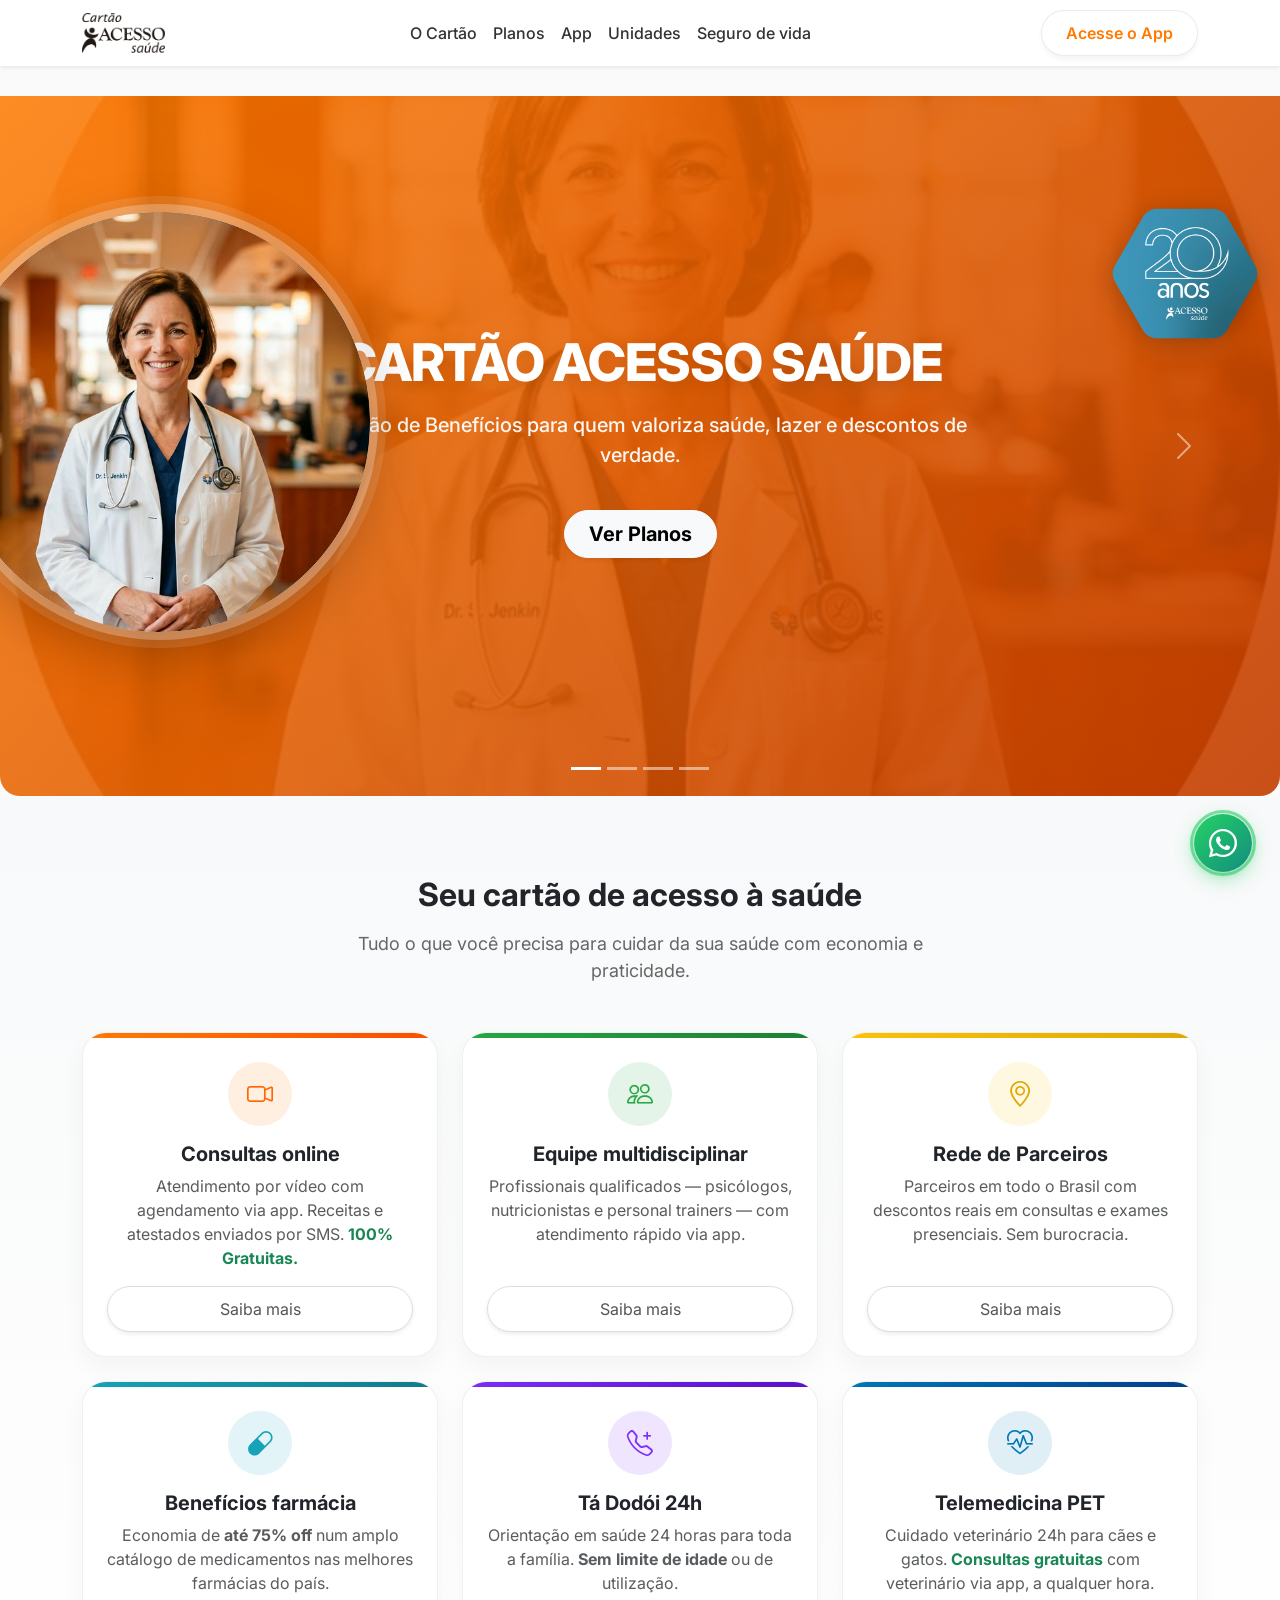
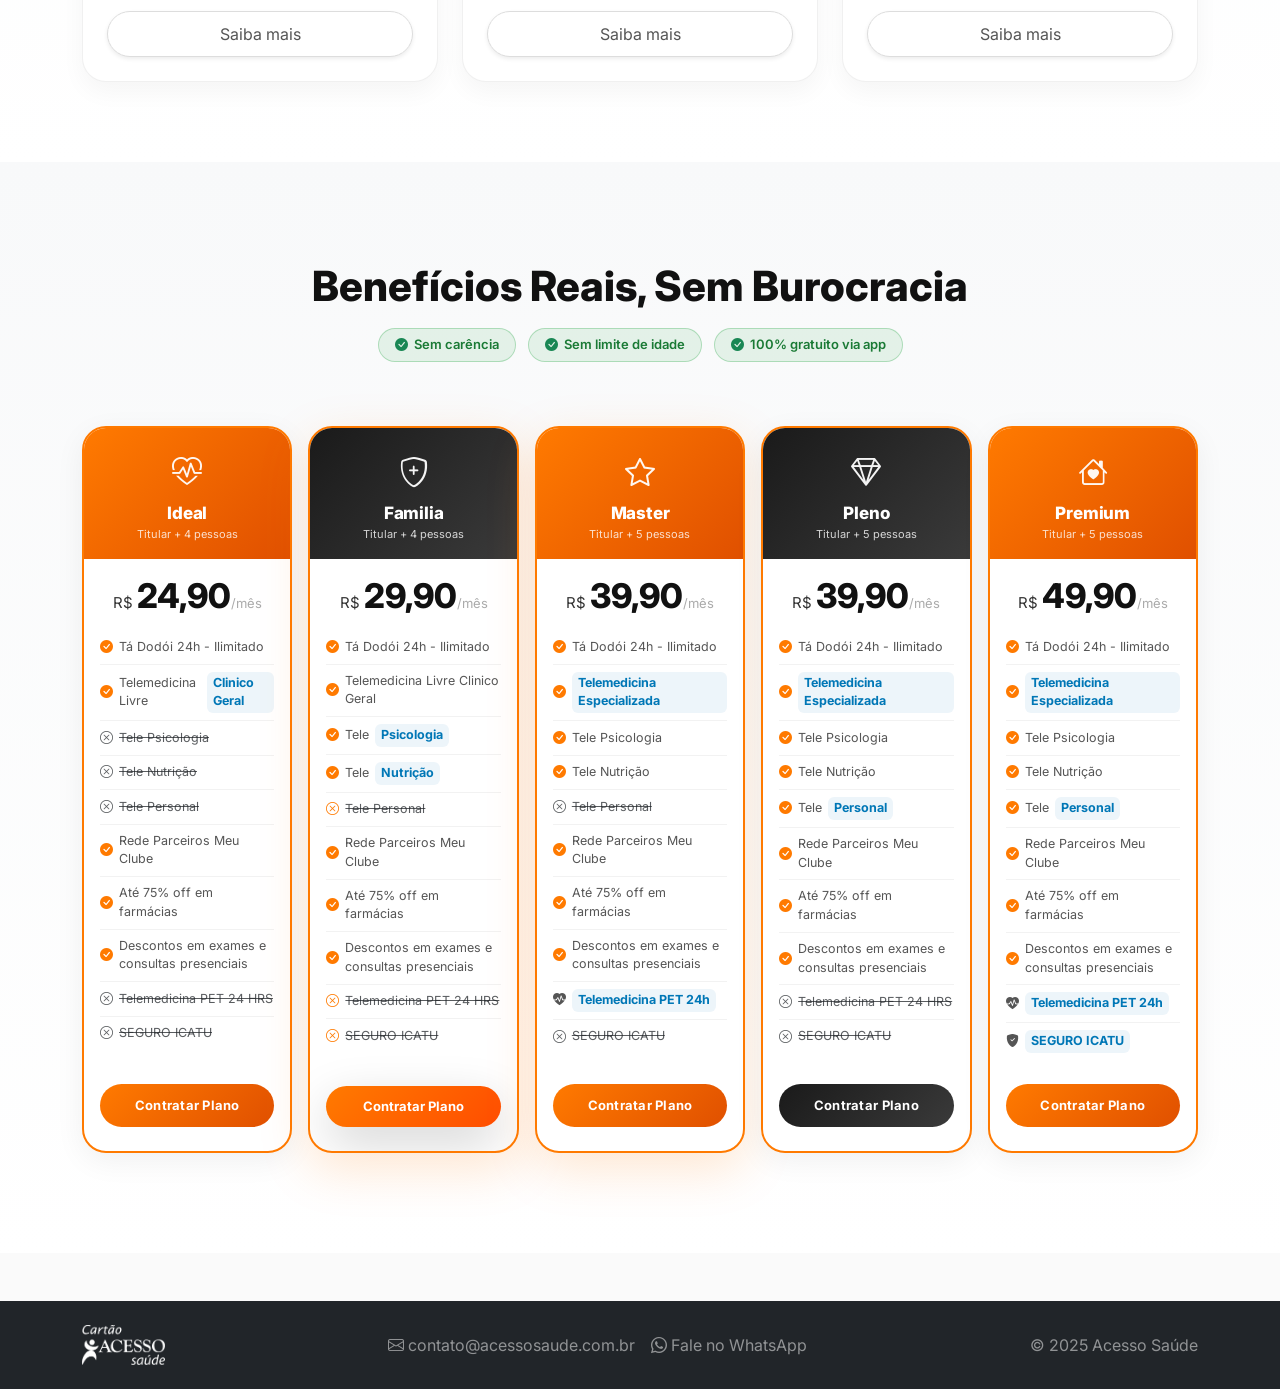
<file: index.html>
<!DOCTYPE html>
<html lang="pt-BR">

<head>
  <meta charset="UTF-8">
  <meta name="viewport" content="width=device-width, initial-scale=1.0">
  <title>Cartão Acesso Saúde</title>

  <link rel="preconnect" href="https://fonts.googleapis.com">
  <link rel="preconnect" href="https://fonts.gstatic.com" crossorigin>
  <link href="https://fonts.googleapis.com/css2?family=Inter:wght@400;500;600;700;800&display=swap" rel="stylesheet">
  <link href="https://cdn.jsdelivr.net/npm/bootstrap@5.3.2/dist/css/bootstrap.min.css" rel="stylesheet">
  <link href="https://cdn.jsdelivr.net/npm/bootstrap-icons@1.11.3/font/bootstrap-icons.min.css" rel="stylesheet">
  <link rel="stylesheet" href="style.css">
  <link rel="icon" type="image/png" href="logcas.png">
</head>

<body>

  <!-- MENU -->
  <nav class="navbar navbar-expand-lg fixed-top shadow-sm bg-white">
    <div class="container">
      <a class="navbar-brand" href="#">
        <img src="LOGO-1.png" alt="Acesso Saúde" height="40">
      </a>

      <button class="navbar-toggler" type="button" data-bs-toggle="collapse" data-bs-target="#menu">
        <span class="navbar-toggler-icon"></span>
      </button>

      <div class="collapse navbar-collapse justify-content-center" id="menu">
        <ul class="navbar-nav">
          <li class="nav-item"><a class="nav-link" href="#cartao">O Cartão</a></li>
          <li class="nav-item"><a class="nav-link" href="#planos">Planos</a></li>
          <li class="nav-item"><a class="nav-link" href="app.html">App</a></li>
          <li class="nav-item"><a class="nav-link" href="unidades.html">Unidades</a></li>
          <li class="nav-item"><a class="nav-link" href="seguro.html">Seguro de vida</a></li>
        </ul>
      </div>

      <a href="https://app.cartaoacessosaude.com.br" class="btn btn-primary-custom">Acesse o App</a>
    </div>
  </nav>

  <!-- HERO / CARROSSEL -->
  <div class="hero-wrapper mt-5 pt-5">

    <div id="heroCarousel" class="carousel slide" data-bs-ride="carousel">

      <!-- INDICADORES -->
      <div class="carousel-indicators">
        <button type="button" data-bs-target="#heroCarousel" data-bs-slide-to="0" class="active"></button>
        <button type="button" data-bs-target="#heroCarousel" data-bs-slide-to="1"></button>
        <button type="button" data-bs-target="#heroCarousel" data-bs-slide-to="2"></button>
        <button type="button" data-bs-target="#heroCarousel" data-bs-slide-to="3"></button>
      </div>

      <!-- SLIDES -->
      <div class="carousel-inner">

        <!-- SLIDE 1 -->
        <div class="carousel-item active hero slide-orange" style="position:relative;">
          <img src="SELO.png" alt="Selo Acesso Saúde 20 Anos" class="hero-selo">
          <div class="container text-center hero-content">
            <h1>CARTÃO ACESSO SAÚDE</h1>
            <p>O cartão de Benefícios para quem valoriza saúde, lazer e descontos de verdade.</p>
            <a href="#planos" class="btn btn-light btn-lg mt-3 fw-bold rounded-pill shadow-sm px-4">Ver Planos</a>
          </div>
        </div>

        <!-- SLIDE 2 -->
        <div class="carousel-item hero slide-dark">
          <div class="container text-center hero-content">
            <span class="badge bg-success mb-3 px-3 py-2 rounded-pill fw-bold">100% Gratuito</span>
            <h1>CONSULTAS ILIMITADAS<br>100% GRATUITAS</h1>
            <p>TELEMEDICINA EM DIVERSAS ESPECIALIDADES PARA TODA A FAMÍLIA</p>
            <a href="#planos" class="btn btn-light btn-lg mt-3 fw-bold rounded-pill shadow-sm px-4">Saiba Mais</a>
          </div>
        </div>

        <!-- SLIDE 3 -->
        <div class="carousel-item hero slide-blue-red">
          <div class="container text-center hero-content">
            <span class="badge bg-warning text-dark mb-3 px-3 py-2 rounded-pill fw-bold">Descontos Reais</span>
            <h1>ATÉ 75% OFF EM FARMÁCIAS</h1>
            <p>Compre medicamentos mais baratos na <strong>Pague Menos, Droga Raia, Drogasil, São Paulo e
                Pacheco.</strong> Economia garantida.</p>
            <a href="#planos" class="btn btn-light btn-lg mt-3 fw-bold rounded-pill shadow-sm px-4">Quero Economizar</a>
          </div>
        </div>

        <!-- SLIDE 4 -->
        <div class="carousel-item hero slide-pet">
          <div class="container text-center hero-content">
            <span class="badge bg-info text-dark mb-3 px-3 py-2 rounded-pill fw-bold">Seu melhor amigo protegido</span>
            <h1>TELEMEDICINA PET 24H</h1>
            <p>O cuidado que eles merecem.<br>
              Fale com um veterinário experiente a qualquer hora do dia ou da noite pelo seu celular.
            </p>
            <p class="hero-highlight-gratuito"><i class="bi bi-check-circle-fill"></i> CONSULTAS GRATUITAS</p>
            <small class="hero-pet-rule">Serviço exclusivo para cães e gatos &bull; Um pet por plano</small>
            <a href="#planos" class="btn btn-light btn-lg mt-3 fw-bold rounded-pill shadow-sm px-4">Ver Benefícios</a>
          </div>
        </div>

      </div>

      <!-- CONTROLES -->
      <button class="carousel-control-prev" type="button" data-bs-target="#heroCarousel" data-bs-slide="prev">
        <span class="carousel-control-prev-icon"></span>
      </button>

      <button class="carousel-control-next" type="button" data-bs-target="#heroCarousel" data-bs-slide="next">
        <span class="carousel-control-next-icon"></span>
      </button>

    </div>

    <!-- CÍRCULO ROTATIVO -->
    <div class="hero-circle" id="heroCircle">
      <div class="hero-circle-img active" style="background-image: url('slide-circle-1.png')"></div>
      <div class="hero-circle-img" style="background-image: url('slide-circle-2.png')"></div>
      <div class="hero-circle-img" style="background-image: url('farma.png')"></div>
      <div class="hero-circle-img" style="background-image: url('slide-circle-4.png')"></div>
    </div>

  </div>

  <!-- RESTANTE DO SITE (mantido) -->
  <section id="cartao" class="section-cartao">
    <div class="container text-center">
      <h2 class="mb-3 fw-bold">Seu cartão de acesso à saúde</h2>
      <p class="section-subtitle mb-5">Tudo o que você precisa para cuidar da sua saúde com economia e praticidade.</p>
      <div class="row g-4 d-flex align-items-stretch">

        <!-- Card 1: Consultas Online -->
        <div class="col-12 col-md-6 col-lg-4">
          <div class="card card-beneficio h-100 d-flex flex-column">
            <div class="card-color-bar bar-orange"></div>
            <div class="card-body text-center p-4 d-flex flex-column">
              <div class="card-icon icon-orange mb-3">
                <i class="bi bi-camera-video"></i>
              </div>
              <h5 class="fw-bold">Consultas online</h5>
              <p class="text-muted flex-grow-1">Atendimento por vídeo com agendamento via app. Receitas e atestados
                enviados por SMS. <strong class="text-success">100% Gratuitas.</strong></p>
              <a href="#planos" class="btn btn-light mt-auto rounded-pill fw-600 shadow-sm custom-saiba-mais">Saiba
                mais</a>
            </div>
          </div>
        </div>

        <!-- Card 2: Equipe Multidisciplinar -->
        <div class="col-12 col-md-6 col-lg-4">
          <div class="card card-beneficio h-100 d-flex flex-column">
            <div class="card-color-bar bar-green"></div>
            <div class="card-body text-center p-4 d-flex flex-column">
              <div class="card-icon icon-green mb-3">
                <i class="bi bi-people"></i>
              </div>
              <h5 class="fw-bold">Equipe multidisciplinar</h5>
              <p class="text-muted flex-grow-1">Profissionais qualificados — psicólogos, nutricionistas e personal
                trainers — com atendimento rápido via app.</p>
              <a href="#planos" class="btn btn-light mt-auto rounded-pill fw-600 shadow-sm custom-saiba-mais">Saiba
                mais</a>
            </div>
          </div>
        </div>

        <!-- Card 3: Rede de Parceiros -->
        <div class="col-12 col-md-6 col-lg-4">
          <div class="card card-beneficio h-100 d-flex flex-column">
            <div class="card-color-bar bar-yellow"></div>
            <div class="card-body text-center p-4 d-flex flex-column">
              <div class="card-icon icon-yellow mb-3">
                <i class="bi bi-geo-alt"></i>
              </div>
              <h5 class="fw-bold">Rede de Parceiros</h5>
              <p class="text-muted flex-grow-1">Parceiros em todo o Brasil com descontos reais em consultas e exames
                presenciais. Sem burocracia.</p>
              <a href="#planos" class="btn btn-light mt-auto rounded-pill fw-600 shadow-sm custom-saiba-mais">Saiba
                mais</a>
            </div>
          </div>
        </div>

        <!-- Card 4: Benefícios Farmácia -->
        <div class="col-12 col-md-6 col-lg-4">
          <div class="card card-beneficio h-100 d-flex flex-column">
            <div class="card-color-bar bar-teal"></div>
            <div class="card-body text-center p-4 d-flex flex-column">
              <div class="card-icon icon-teal mb-3">
                <i class="bi bi-capsule"></i>
              </div>
              <h5 class="fw-bold">Benefícios farmácia</h5>
              <p class="text-muted flex-grow-1">Economia de <strong>até 75% off</strong> num amplo catálogo de
                medicamentos nas melhores farmácias do país.</p>
              <a href="#planos" class="btn btn-light mt-auto rounded-pill fw-600 shadow-sm custom-saiba-mais">Saiba
                mais</a>
            </div>
          </div>
        </div>

        <!-- Card 5: Tá Dodói 24h -->
        <div class="col-12 col-md-6 col-lg-4">
          <div class="card card-beneficio h-100 d-flex flex-column">
            <div class="card-color-bar bar-purple"></div>
            <div class="card-body text-center p-4 d-flex flex-column">
              <div class="card-icon icon-purple mb-3">
                <i class="bi bi-telephone-plus"></i>
              </div>
              <h5 class="fw-bold">Tá Dodói 24h</h5>
              <p class="text-muted flex-grow-1">Orientação em saúde 24 horas para toda a família. <strong>Sem limite de
                  idade</strong> ou de utilização.</p>
              <a href="#planos" class="btn btn-light mt-auto rounded-pill fw-600 shadow-sm custom-saiba-mais">Saiba
                mais</a>
            </div>
          </div>
        </div>

        <!-- Card 6: Telemedicina PET -->
        <div class="col-12 col-md-6 col-lg-4">
          <div class="card card-beneficio h-100 d-flex flex-column">
            <div class="card-color-bar bar-blue"></div>
            <div class="card-body text-center p-4 d-flex flex-column">
              <div class="card-icon icon-blue mb-3">
                <i class="bi bi-heart-pulse"></i>
              </div>
              <h5 class="fw-bold">Telemedicina PET</h5>
              <p class="text-muted flex-grow-1">Cuidado veterinário 24h para cães e gatos. <strong
                  class="text-success">Consultas gratuitas</strong> com veterinário via app, a qualquer hora.</p>
              <a href="#planos" class="btn btn-light mt-auto rounded-pill fw-600 shadow-sm custom-saiba-mais">Saiba
                mais</a>
            </div>
          </div>
        </div>

      </div>
    </div>
  </section>

  <section id="planos" class="section-planos">
    <div class="container">
      <div class="text-center mb-5 pb-3">
        <h2 class="planos-titulo">Benefícios Reais, Sem Burocracia</h2>
        <div class="planos-diferenciais">
          <span><i class="bi bi-check-circle-fill text-success"></i> Sem carência</span>
          <span><i class="bi bi-check-circle-fill text-success"></i> Sem limite de idade</span>
          <span><i class="bi bi-check-circle-fill text-success"></i> 100% gratuito via app</span>
        </div>
      </div>

      <!-- TODOS OS 5 PLANOS — UMA ÚNICA LINHA, alternando laranja e preto -->
      <div class="row g-3 row-cols-1 row-cols-sm-2 row-cols-xl-5 align-items-stretch">

        <!-- 1. MASTER — LARANJA -->
        <div class="col">
          <div class="plano-card-new h-100 d-flex flex-column">
            <div class="plano-header plano-laranja">
              <i class="bi bi-heart-pulse"></i>
              <h4>Ideal</h4>
              <p>Titular + 4 pessoas</p>
            </div>
            <div class="plano-body d-flex flex-column flex-grow-1">
              <p class="plano-preco">R$ <span>24,90</span><small>/mês</small></p>
              <ul class="plano-lista flex-grow-1">
                <li><i class="bi bi-check-circle-fill"></i> Tá Dodói 24h - Ilimitado</li>
                <li><i class="bi bi-check-circle-fill"></i> Telemedicina Livre <span class="highlight-blue">Clinico
                    Geral</span></li>
                <li><i class="bi bi-x-circle text-muted"></i><s class="text-muted"> Tele Psicologia</s></li>
                <li><i class="bi bi-x-circle text-muted"></i><s class="text-muted"> Tele Nutrição</s></li>
                <li><i class="bi bi-x-circle text-muted"></i><s class="text-muted"> Tele Personal</s></li>
                <li><i class="bi bi-check-circle-fill"></i> Rede Parceiros Meu Clube</li>
                <li><i class="bi bi-check-circle-fill"></i> Até 75% off em farmácias</li>
                <li><i class="bi bi-check-circle-fill"></i> Descontos em exames e consultas presenciais</li>
                <li><i class="bi bi-x-circle text-muted"></i><s class="text-muted">Telemedicina PET 24 HRS</s></li>
                <li><i class="bi bi-x-circle text-muted"></i><s class="text-muted">SEGURO ICATU</s></li>
              </ul>
              <a href="#" class="btn btn-plano-laranja mt-auto w-100 rounded-pill">Contratar Plano</a>
            </div>
          </div>
        </div>

        <!-- 2. PLENO — PRETO (DESTAQUE) -->
        <div class="col">
          <div class="plano-card-new plano-card-destaque h-100 d-flex flex-column">
            <div class="plano-header plano-preto">
              <i class="bi bi-shield-plus"></i>
              <h4>Familia</h4>
              <p>Titular + 4 pessoas</p>
            </div>
            <div class="plano-body d-flex flex-column flex-grow-1">
              <p class="plano-preco">R$ <span>29,90</span><small>/mês</small></p>
              <ul class="plano-lista flex-grow-1">
                <li><i class="bi bi-check-circle-fill"></i> Tá Dodói 24h - Ilimitado</li>
                <li><i class="bi bi-check-circle-fill"></i> Telemedicina Livre Clinico Geral</li>
                <li><i class="bi bi-check-circle-fill"></i> Tele <span class="highlight-blue">Psicologia</span></li>
                <li><i class="bi bi-check-circle-fill"></i> Tele <span class="highlight-blue">Nutrição</span></li>
                <li><i class="bi bi-x-circle text-muted"></i><s class="text-muted"> Tele Personal</s></li>
                <li><i class="bi bi-check-circle-fill"></i> Rede Parceiros Meu Clube</li>
                <li><i class="bi bi-check-circle-fill"></i> Até 75% off em farmácias</li>
                <li><i class="bi bi-check-circle-fill"></i> Descontos em exames e consultas presenciais</li>
                <li><i class="bi bi-x-circle text-muted"></i><s class="text-muted">Telemedicina PET 24 HRS</s></li>
                <li><i class="bi bi-x-circle text-muted"></i><s class="text-muted">SEGURO ICATU</s></li>
              </ul>
              <a href="#" class="btn btn-plano-destaque mt-auto w-100 rounded-pill shadow-lg">Contratar Plano</a>
            </div>
          </div>
        </div>

        <!-- 3. MASTER — LARANJA (DESTAQUE TELE PET) -->
        <div class="col" style="position:relative;">
          <div class="plano-card-new plano-card-pet h-100 d-flex flex-column">
            <div class="plano-header plano-laranja">
              <i class="bi bi-star"></i>
              <h4>Master</h4>
              <p>Titular + 5 pessoas</p>
            </div>
            <div class="plano-body d-flex flex-column flex-grow-1">
              <p class="plano-preco">R$ <span>39,90</span><small>/mês</small></p>
              <ul class="plano-lista flex-grow-1">
                <li><i class="bi bi-check-circle-fill"></i> Tá Dodói 24h - Ilimitado</li>
                <li><i class="bi bi-check-circle-fill"></i> <span class="highlight-blue">Telemedicina
                    Especializada</span></li>
                <li><i class="bi bi-check-circle-fill"></i> Tele Psicologia</li>
                <li><i class="bi bi-check-circle-fill"></i> Tele Nutrição</li>
                <li><i class="bi bi-x-circle text-muted"></i><s class="text-muted"> Tele Personal</s></li>
                <li><i class="bi bi-check-circle-fill"></i> Rede Parceiros Meu Clube</li>
                <li><i class="bi bi-check-circle-fill"></i> Até 75% off em farmácias</li>
                <li><i class="bi bi-check-circle-fill"></i> Descontos em exames e consultas presenciais</li>
                <li><i class="bi bi-heart-pulse-fill"></i> <strong><span class="highlight-blue">Telemedicina PET
                      24h</span></strong></li>
                <li><i class="bi bi-x-circle text-muted"></i><s class="text-muted">SEGURO ICATU</s></li>
              </ul>
              <a href="#" class="btn btn-plano-laranja mt-auto w-100 rounded-pill">Contratar Plano</a>
            </div>
          </div>
        </div>

        <!-- 4. PREMIUM PLUS — PRETO -->
        <div class="col">
          <div class="plano-card-new h-100 d-flex flex-column">
            <div class="plano-header plano-preto">
              <i class="bi bi-gem"></i>
              <h4>Pleno</h4>
              <p>Titular + 5 pessoas</p>
            </div>
            <div class="plano-body d-flex flex-column flex-grow-1">
              <p class="plano-preco">R$ <span>39,90</span><small>/mês</small></p>
              <ul class="plano-lista flex-grow-1">
                <li><i class="bi bi-check-circle-fill"></i> Tá Dodói 24h - Ilimitado</li>
                <li><i class="bi bi-check-circle-fill"></i> <span class="highlight-blue">Telemedicina
                    Especializada</span></li>
                <li><i class="bi bi-check-circle-fill"></i> Tele Psicologia</li>
                <li><i class="bi bi-check-circle-fill"></i> Tele Nutrição</li>
                <li><i class="bi bi-check-circle-fill"></i> Tele <span class="highlight-blue">Personal</span></li>
                <li><i class="bi bi-check-circle-fill"></i> Rede Parceiros Meu Clube</li>
                <li><i class="bi bi-check-circle-fill"></i> Até 75% off em farmácias</li>
                <li><i class="bi bi-check-circle-fill"></i> Descontos em exames e consultas presenciais</li>
                <li><i class="bi bi-x-circle text-muted"></i><s class="text-muted">Telemedicina PET 24 HRS</s></li>
                <li><i class="bi bi-x-circle text-muted"></i><s class="text-muted">SEGURO ICATU</s></li>
              </ul>
              <a href="#" class="btn btn-plano-preto mt-auto w-100 rounded-pill">Contratar Plano</a>
            </div>
          </div>
        </div>

        <div class="col">
          <div class="plano-card-new h-100 d-flex flex-column">
            <div class="plano-header plano-laranja">
              <i class="bi bi-house-heart"></i>
              <h4>Premium</h4>
              <p>Titular + 5 pessoas</p>
            </div>
            <div class="plano-body d-flex flex-column flex-grow-1">
              <p class="plano-preco">R$ <span>49,90</span><small>/mês</small></p>
              <ul class="plano-lista flex-grow-1">
                <li><i class="bi bi-check-circle-fill"></i> Tá Dodói 24h - Ilimitado</li>
                <li><i class="bi bi-check-circle-fill"></i> <span class="highlight-blue">Telemedicina
                    Especializada</span></li>
                <li><i class="bi bi-check-circle-fill"></i> Tele Psicologia</li>
                <li><i class="bi bi-check-circle-fill"></i> Tele Nutrição</li>
                <li><i class="bi bi-check-circle-fill"></i> Tele <span class="highlight-blue">Personal</span></li>
                <li><i class="bi bi-check-circle-fill"></i> Rede Parceiros Meu Clube</li>
                <li><i class="bi bi-check-circle-fill"></i> Até 75% off em farmácias</li>
                <li><i class="bi bi-check-circle-fill"></i> Descontos em exames e consultas presenciais</li>
                <li><i class="bi bi-heart-pulse-fill"></i> <strong><span class="highlight-blue">Telemedicina PET
                      24h</span></strong></li>
                <li class="fw-bold"><i class="bi bi-shield-fill-check"></i> <span class="highlight-blue">SEGURO
                    ICATU</span></li>
              </ul>
              <a href="#" class="btn btn-plano-laranja mt-auto w-100 rounded-pill">Contratar Plano</a>
            </div>
          </div>
        </div>

      </div>
    </div>
  </section>

  <footer class="bg-dark text-white py-4 mt-5">
    <div class="container">
      <div class="d-flex flex-wrap justify-content-between align-items-center gap-3">
        <img src="logo-branca.png" height="40" alt="Acesso Saúde">
        <div class="footer-contact d-flex flex-wrap gap-3 align-items-center">
          <a href="mailto:contato@acessosaude.com.br" class="text-white-50 text-decoration-none footer-link">
            <i class="bi bi-envelope me-1"></i>contato@acessosaude.com.br
          </a>
          <a href="https://wa.me/5500000000000" class="text-white-50 text-decoration-none footer-link">
            <i class="bi bi-whatsapp me-1"></i>Fale no WhatsApp
          </a>
        </div>
        <p class="mb-0 text-white-50">&copy; 2025 Acesso Saúde</p>
      </div>
    </div>
  </footer>

  <!-- BOTÃO WHATSAPP FLUTUANTE -->
  <a href="" target="_blank" rel="noopener noreferrer" class="whatsapp-float" id="whatsapp-btn"
    aria-label="Fale conosco pelo WhatsApp">
    <span class="whatsapp-float__label">Fale conosco</span>
    <div class="whatsapp-float__btn">
      <i class="bi bi-whatsapp"></i>
    </div>
  </a>

  <script src="https://cdn.jsdelivr.net/npm/bootstrap@5.3.2/dist/js/bootstrap.bundle.min.js"></script>

  <script>
    // Rotação do círculo ao trocar slides
    const heroCarousel = document.getElementById('heroCarousel');
    const heroCircle = document.getElementById('heroCircle');
    const circleImgs = document.querySelectorAll('.hero-circle-img');
    let rotationAngle = 0;

    heroCarousel.addEventListener('slide.bs.carousel', function (e) {
      // Anima rotação
      rotationAngle += 360;
      heroCircle.style.transform = `rotate(${rotationAngle}deg)`;

      // Troca imagem do círculo
      circleImgs.forEach(img => img.classList.remove('active'));
      circleImgs[e.to].classList.add('active');
    });
  </script>
</body>

</html>
</file>
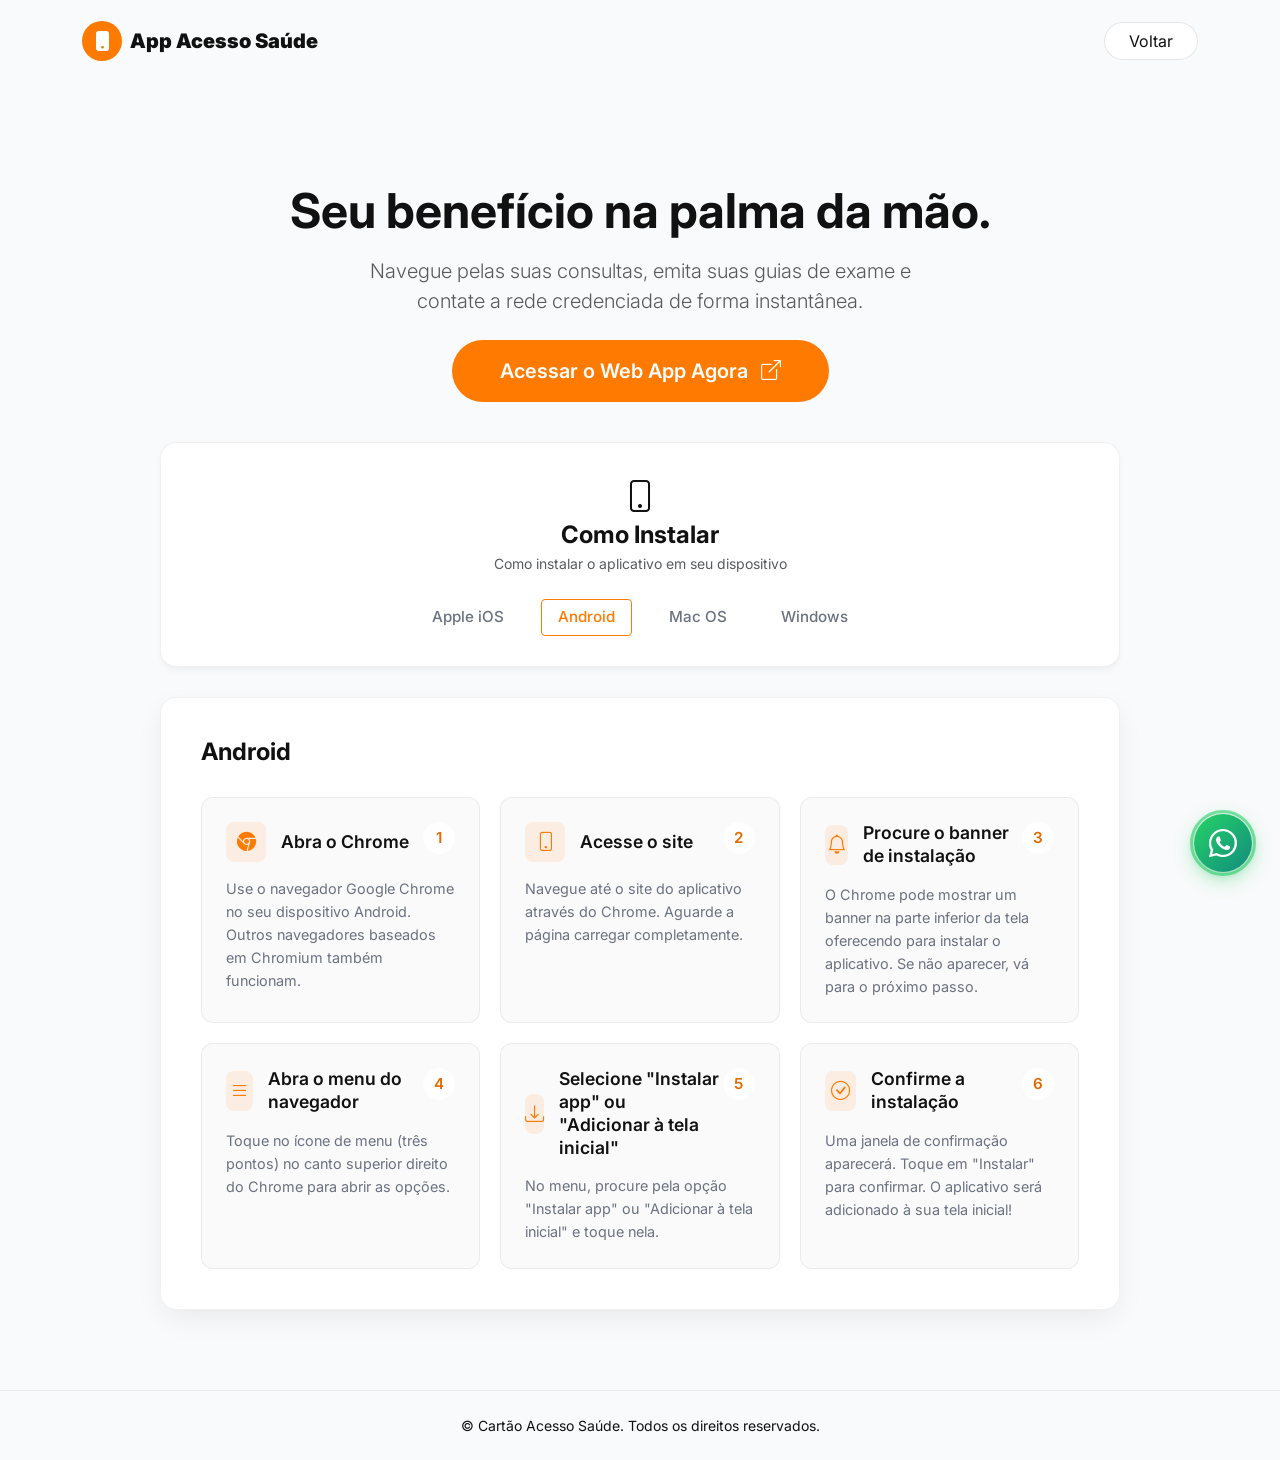
<file: app.html>
<!DOCTYPE html>
<html lang="pt-br">

<head>
    <meta charset="UTF-8">
    <meta name="viewport" content="width=device-width, initial-scale=1.0">
    <title>Baixe nosso App — Cartão Acesso Saúde</title>

    <!-- Google Fonts -->
    <link rel="preconnect" href="https://fonts.googleapis.com">
    <link rel="preconnect" href="https://fonts.gstatic.com" crossorigin>
    <link href="https://fonts.googleapis.com/css2?family=Inter:wght@400;500;600;700;800&display=swap" rel="stylesheet">

    <!-- Bootstrap -->
    <link href="https://cdn.jsdelivr.net/npm/bootstrap@5.3.0/dist/css/bootstrap.min.css" rel="stylesheet">
    <!-- Bootstrap Icons -->
    <link href="https://cdn.jsdelivr.net/npm/bootstrap-icons@1.11.3/font/bootstrap-icons.min.css" rel="stylesheet">

    <!-- CSS -->
    <link rel="stylesheet" href="app.css">
</head>

<body>
    <!-- HEADER DARK -->
    <nav class="navbar navbar-dark-custom w-100 z-3 p-3">
        <div class="container d-flex justify-content-between align-items-center">
            <a class="navbar-brand fw-bold d-flex align-items-center gap-2" href="index.html">
                <div class="logo-circle text-white d-flex align-items-center justify-content-center"
                    style="background-color: var(--primary-orange); width: 40px; height: 40px; border-radius: 50%;">
                    <i class="bi bi-phone-fill fs-5"></i>
                </div>
                <span class="fs-5 fw-bolder">App Acesso Saúde</span>
            </a>
            <a href="index.html" class="btn btn-outline-light-custom fw-600 rounded-pill px-4">Voltar</a>
        </div>
    </nav>

    <!-- HERO OF THE APP -->
    <section class="app-hero">
        <div class="container">
            <h1 class="display-5 fw-bolder mb-3">Seu benefício na palma da mão.</h1>
            <p class="lead text-muted mx-auto mb-4" style="max-width: 600px;">
                Navegue pelas suas consultas, emita suas guias de exame e contate a rede credenciada de forma
                instantânea.
            </p>
            <a href="https://app.cartaoacessosaude.com.br/" target="_blank"
                class="btn btn-main btn-lg px-5 py-3 rounded-pill">
                Acessar o Web App Agora <i class="bi bi-box-arrow-up-right ms-2"></i>
            </a>
        </div>
    </section>

    <!-- GUIAS DE INSTALAÇÃO (ABAS) -->
    <section class="installer-wrapper">

        <!-- HEADER PANEL DA GUIA -->
        <div class="steps-header-panel">
            <i class="bi bi-phone steps-icon"></i>
            <h4 class="fw-bold mb-1">Como Instalar</h4>
            <p class="text-muted small mb-0">Como instalar o aplicativo em seu dispositivo</p>

            <div class="nav-tabs-custom">
                <button class="tab-btn" onclick="openTab('ios', this)">Apple iOS</button>
                <button class="tab-btn active" onclick="openTab('android', this)">Android</button>
                <button class="tab-btn" onclick="openTab('macos', this)">Mac OS</button>
                <button class="tab-btn" onclick="openTab('windows', this)">Windows</button>
            </div>
        </div>

        <!-- CONTEUDO: ANDROID -->
        <div id="tab-android" class="tab-content active">
            <h3 class="tab-title">Android</h3>

            <div class="instruction-grid">
                <!-- Passo 1 -->
                <div class="step-card">
                    <div class="step-number">1</div>
                    <div class="step-card-header">
                        <div class="step-icon-box"><i class="bi bi-browser-chrome"></i></div>
                        <h4 class="step-title">Abra o Chrome</h4>
                    </div>
                    <p class="step-desc">Use o navegador Google Chrome no seu dispositivo Android. Outros navegadores
                        baseados em Chromium também funcionam.</p>
                </div>

                <!-- Passo 2 -->
                <div class="step-card">
                    <div class="step-number">2</div>
                    <div class="step-card-header">
                        <div class="step-icon-box"><i class="bi bi-phone"></i></div>
                        <h4 class="step-title">Acesse o site</h4>
                    </div>
                    <p class="step-desc">Navegue até o site do aplicativo através do Chrome. Aguarde a página carregar
                        completamente.</p>
                </div>

                <!-- Passo 3 -->
                <div class="step-card">
                    <div class="step-number">3</div>
                    <div class="step-card-header">
                        <div class="step-icon-box"><i class="bi bi-bell"></i></div>
                        <h4 class="step-title">Procure o banner de instalação</h4>
                    </div>
                    <p class="step-desc">O Chrome pode mostrar um banner na parte inferior da tela oferecendo para
                        instalar o aplicativo. Se não aparecer, vá para o próximo passo.</p>
                </div>

                <!-- Passo 4 -->
                <div class="step-card">
                    <div class="step-number">4</div>
                    <div class="step-card-header">
                        <div class="step-icon-box"><i class="bi bi-list"></i></div>
                        <h4 class="step-title">Abra o menu do navegador</h4>
                    </div>
                    <p class="step-desc">Toque no ícone de menu (três pontos) no canto superior direito do Chrome para
                        abrir as opções.</p>
                </div>

                <!-- Passo 5 -->
                <div class="step-card">
                    <div class="step-number">5</div>
                    <div class="step-card-header">
                        <div class="step-icon-box"><i class="bi bi-download"></i></div>
                        <h4 class="step-title">Selecione "Instalar app" ou "Adicionar à tela inicial"</h4>
                    </div>
                    <p class="step-desc">No menu, procure pela opção "Instalar app" ou "Adicionar à tela inicial" e
                        toque nela.</p>
                </div>

                <!-- Passo 6 -->
                <div class="step-card">
                    <div class="step-number">6</div>
                    <div class="step-card-header">
                        <div class="step-icon-box"><i class="bi bi-check-circle"></i></div>
                        <h4 class="step-title">Confirme a instalação</h4>
                    </div>
                    <p class="step-desc">Uma janela de confirmação aparecerá. Toque em "Instalar" para confirmar. O
                        aplicativo será adicionado à sua tela inicial!</p>
                </div>
            </div>
        </div>

        <!-- CONTEUDO: APPLE IOS -->
        <div id="tab-ios" class="tab-content">
            <h3 class="tab-title">Apple iOS</h3>

            <div class="instruction-grid">
                <!-- Passo 1 -->
                <div class="step-card">
                    <div class="step-number">1</div>
                    <div class="step-card-header">
                        <div class="step-icon-box"><i class="bi bi-compass"></i></div>
                        <h4 class="step-title">Abra o Safari</h4>
                    </div>
                    <p class="step-desc">Certifique-se de estar usando o navegador Safari no seu iPhone. O PWA não pode
                        ser instalado através de outros navegadores.</p>
                </div>

                <!-- Passo 2 -->
                <div class="step-card">
                    <div class="step-number">2</div>
                    <div class="step-card-header">
                        <div class="step-icon-box"><i class="bi bi-phone"></i></div>
                        <h4 class="step-title">Acesse o site</h4>
                    </div>
                    <p class="step-desc">Navegue até o site do aplicativo através do Safari. Aguarde a página carregar
                        completamente.</p>
                </div>

                <!-- Passo 3 -->
                <div class="step-card">
                    <div class="step-number">3</div>
                    <div class="step-card-header">
                        <div class="step-icon-box"><i class="bi bi-share"></i></div>
                        <h4 class="step-title">Toque no botão de compartilhar</h4>
                    </div>
                    <p class="step-desc">Na barra inferior do Safari, toque no ícone de compartilhar (quadrado com seta
                        para cima).</p>
                </div>

                <!-- Passo 4 -->
                <div class="step-card">
                    <div class="step-number">4</div>
                    <div class="step-card-header">
                        <div class="step-icon-box"><i class="bi bi-plus"></i></div>
                        <h4 class="step-title">Selecione "Adicionar à Tela de Início"</h4>
                    </div>
                    <p class="step-desc">Role o menu de compartilhamento para baixo e encontre a opção "Adicionar à Tela
                        de Início". Toque nela.</p>
                </div>

                <!-- Passo 5 -->
                <div class="step-card">
                    <div class="step-number">5</div>
                    <div class="step-card-header">
                        <div class="step-icon-box"><i class="bi bi-box-arrow-right"></i></div>
                        <h4 class="step-title">Personalize e confirme</h4>
                    </div>
                    <p class="step-desc">Você pode personalizar o nome do aplicativo se desejar. Depois, toque em
                        "Adicionar" no canto superior direito.</p>
                </div>

                <!-- Passo 6 -->
                <div class="step-card">
                    <div class="step-number">6</div>
                    <div class="step-card-header">
                        <div class="step-icon-box"><i class="bi bi-check-circle"></i></div>
                        <h4 class="step-title">Pronto!</h4>
                    </div>
                    <p class="step-desc">O aplicativo foi adicionado à sua tela inicial. Agora você pode abri-lo
                        diretamente como um app nativo!</p>
                </div>
            </div>
        </div>

        <!-- CONTEUDO: MAC OS -->
        <div id="tab-macos" class="tab-content">
            <h3 class="tab-title">Mac OS</h3>

            <div class="instruction-grid">
                <!-- Passo 1 -->
                <div class="step-card">
                    <div class="step-number">1</div>
                    <div class="step-card-header">
                        <div class="step-icon-box"><i class="bi bi-compass"></i></div>
                        <h4 class="step-title">Abra o Safari</h4>
                    </div>
                    <p class="step-desc">Use o navegador Safari no seu Mac. O Safari oferece suporte completo para
                        instalação de PWAs.</p>
                </div>

                <!-- Passo 2 -->
                <div class="step-card">
                    <div class="step-number">2</div>
                    <div class="step-card-header">
                        <div class="step-icon-box"><i class="bi bi-display"></i></div>
                        <h4 class="step-title">Acesse o site</h4>
                    </div>
                    <p class="step-desc">Navegue até o site do aplicativo através do Safari. Aguarde a página carregar
                        completamente.</p>
                </div>

                <!-- Passo 3 -->
                <div class="step-card">
                    <div class="step-number">3</div>
                    <div class="step-card-header">
                        <div class="step-icon-box"><i class="bi bi-share"></i></div>
                        <h4 class="step-title">Clique no botão de compartilhar</h4>
                    </div>
                    <p class="step-desc">Na barra de endereço do Safari, clique no ícone de compartilhar (quadrado com
                        seta para cima) no lado direito.</p>
                </div>

                <!-- Passo 4 -->
                <div class="step-card">
                    <div class="step-number">4</div>
                    <div class="step-card-header">
                        <div class="step-icon-box"><i class="bi bi-plus"></i></div>
                        <h4 class="step-title">Selecione "Adicionar à Dock"</h4>
                    </div>
                    <p class="step-desc">No menu de compartilhamento, procure e clique na opção "Adicionar à Dock" para
                        instalar o aplicativo.</p>
                </div>

                <!-- Passo 5 -->
                <div class="step-card">
                    <div class="step-number">5</div>
                    <div class="step-card-header">
                        <div class="step-icon-box"><i class="bi bi-box-arrow-right"></i></div>
                        <h4 class="step-title">Confirme a instalação</h4>
                    </div>
                    <p class="step-desc">Uma janela de confirmação pode aparecer. Clique em "Adicionar" para confirmar a
                        instalação do aplicativo.</p>
                </div>

                <!-- Passo 6 -->
                <div class="step-card">
                    <div class="step-number">6</div>
                    <div class="step-card-header">
                        <div class="step-icon-box"><i class="bi bi-check-circle"></i></div>
                        <h4 class="step-title">Pronto!</h4>
                    </div>
                    <p class="step-desc">O aplicativo foi adicionado à sua Dock e Launchpad. Agora você pode abri-lo
                        como um app nativo do Mac!</p>
                </div>
            </div>
        </div>

        <!-- CONTEUDO: WINDOWS -->
        <div id="tab-windows" class="tab-content">
            <h3 class="tab-title">Windows</h3>

            <div class="instruction-grid">
                <!-- Passo 1 -->
                <div class="step-card">
                    <div class="step-number">1</div>
                    <div class="step-card-header">
                        <div class="step-icon-box"><i class="bi bi-globe"></i></div>
                        <h4 class="step-title">Abra o Microsoft Edge ou Chrome</h4>
                    </div>
                    <p class="step-desc">Use o navegador Microsoft Edge (recomendado) ou Google Chrome no Windows. Ambos
                        suportam instalação de PWAs.</p>
                </div>

                <!-- Passo 2 -->
                <div class="step-card">
                    <div class="step-number">2</div>
                    <div class="step-card-header">
                        <div class="step-icon-box"><i class="bi bi-laptop"></i></div>
                        <h4 class="step-title">Acesse o site</h4>
                    </div>
                    <p class="step-desc">Navegue até o site do aplicativo através do navegador. Aguarde a página
                        carregar completamente.</p>
                </div>

                <!-- Passo 3 -->
                <div class="step-card">
                    <div class="step-number">3</div>
                    <div class="step-card-header">
                        <div class="step-icon-box"><i class="bi bi-bell"></i></div>
                        <h4 class="step-title">Procure o ícone de instalação</h4>
                    </div>
                    <p class="step-desc">Na barra de endereço, procure pelo ícone de instalação (um "+" ou ícone de
                        download). Se não aparecer, use o menu do navegador.</p>
                </div>

                <!-- Passo 4 -->
                <div class="step-card">
                    <div class="step-number">4</div>
                    <div class="step-card-header">
                        <div class="step-icon-box"><i class="bi bi-list"></i></div>
                        <h4 class="step-title">Abra o menu do navegador</h4>
                    </div>
                    <p class="step-desc">Se o ícone não aparecer, clique no menu (três pontos no Edge ou três linhas no
                        Chrome) no canto superior direito.</p>
                </div>

                <!-- Passo 5 -->
                <div class="step-card">
                    <div class="step-number">5</div>
                    <div class="step-card-header">
                        <div class="step-icon-box"><i class="bi bi-download"></i></div>
                        <h4 class="step-title">Selecione "Instalar aplicativo" ou "Aplicativo"</h4>
                    </div>
                    <p class="step-desc">No menu, procure pela opção "Instalar aplicativo" (Edge) ou "Instalar [nome do
                        app]" (Chrome) e clique nela.</p>
                </div>

                <!-- Passo 6 -->
                <div class="step-card">
                    <div class="step-number">6</div>
                    <div class="step-card-header">
                        <div class="step-icon-box"><i class="bi bi-check-circle"></i></div>
                        <h4 class="step-title">Confirme e pronto!</h4>
                    </div>
                    <p class="step-desc">Uma janela de confirmação aparecerá. Clique em "Instalar" para confirmar. O
                        aplicativo será instalado e aparecerá no menu Iniciar e na área de trabalho!</p>
                </div>
            </div>
        </div>

    </section>

    <!-- FOOTER DA UNIDADE DARK -->
    <footer class="py-4 border-top" style="border-top-color: var(--card-border) !important;">
        <div class="container text-center">
            <p class="mb-0 text-muted-dark small fw-500">&copy; Cartão Acesso Saúde. Todos os direitos reservados.</p>
        </div>
    </footer>

    <!-- BOTÃO WHATSAPP FLUTUANTE -->
    <a href="" target="_blank" rel="noopener noreferrer" class="whatsapp-float" id="whatsapp-btn" aria-label="Fale conosco pelo WhatsApp">
      <span class="whatsapp-float__label">Fale conosco</span>
      <div class="whatsapp-float__btn">
        <i class="bi bi-whatsapp"></i>
      </div>
    </a>

    <!-- Bootstrap JS -->
    <script src="https://cdn.jsdelivr.net/npm/bootstrap@5.3.0/dist/js/bootstrap.bundle.min.js"></script>
    <!-- Script Customizado (Lógica das Abas) -->
    <script src="app.js"></script>
</body>

</html>
</file>
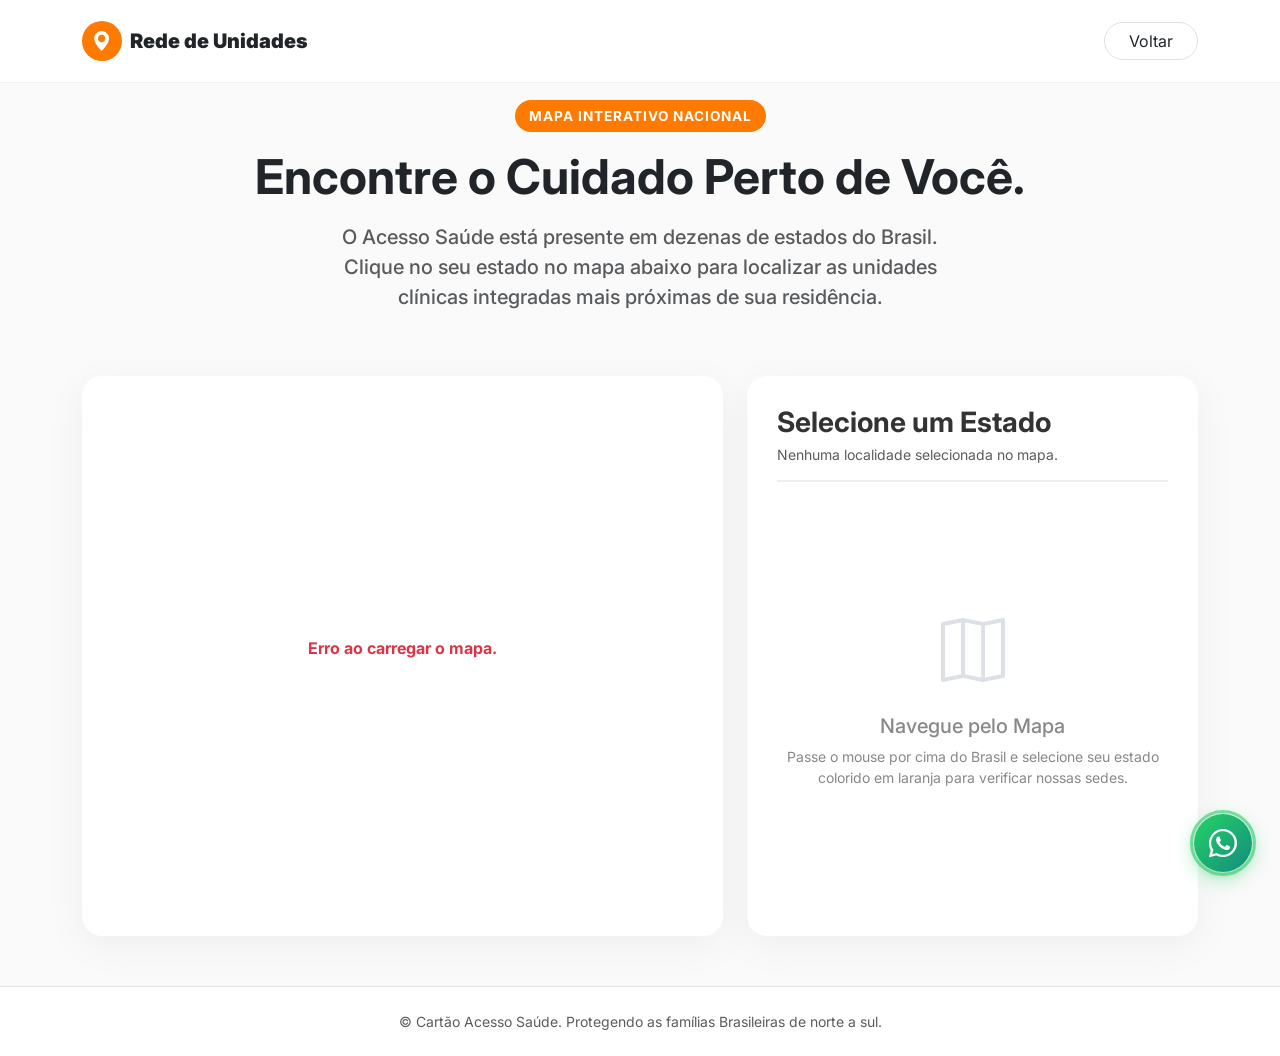
<file: unidades.html>
<!DOCTYPE html>
<html lang="pt-br">

<head>
    <meta charset="UTF-8">
    <meta name="viewport" content="width=device-width, initial-scale=1.0">
    <title>Unidades — Acesso Saúde Perto de Você</title>

    <!-- Google Fonts -->
    <link rel="preconnect" href="https://fonts.googleapis.com">
    <link rel="preconnect" href="https://fonts.gstatic.com" crossorigin>
    <link href="https://fonts.googleapis.com/css2?family=Inter:wght@400;500;600;700;800&display=swap" rel="stylesheet">

    <!-- Bootstrap -->
    <link href="https://cdn.jsdelivr.net/npm/bootstrap@5.3.0/dist/css/bootstrap.min.css" rel="stylesheet">
    <!-- Bootstrap Icons -->
    <link href="https://cdn.jsdelivr.net/npm/bootstrap-icons@1.11.3/font/bootstrap-icons.min.css" rel="stylesheet">

    <!-- CSS -->
    <link rel="stylesheet" href="unidades.css">

</head>

<body>
    <!-- HEADER -->
    <nav class="navbar navbar-light fixed-top w-100 z-3 p-3">
        <div class="container d-flex justify-content-between align-items-center">
            <a class="navbar-brand fw-bold text-dark d-flex align-items-center gap-2" href="index.html">
                <div class="logo-circle text-white d-flex align-items-center justify-content-center"
                    style="background-color: var(--primary-orange); width: 40px; height: 40px; border-radius: 50%;">
                    <i class="bi bi-geo-alt-fill fs-5"></i>
                </div>
                <span class="fs-5 fw-bolder">Rede de Unidades</span>
            </a>
            <a href="index.html" class="btn border fw-600 rounded-pill px-4 hover-shadow"
                style="transition:all 0.3s;">Voltar</a>
        </div>
    </nav>

    <!-- HERO UNIDADES -->
    <section class="hero-unidades position-relative">
        <!-- Blur decorativo de fundo -->
        <div class="position-absolute top-0 start-50 translate-middle w-100 h-100 opacity-25 z-n1 rounded-circle"
            style="background-color: var(--soft-orange); filter: blur(120px);"></div>

        <div class="container">
            <!-- Título Principal -->
            <div class="row mb-5 text-center">
                <div class="col-12">
                    <span class="title-badge d-inline-block mb-3">Mapa Interativo Nacional</span>
                    <h1 class="display-5 fw-bolder text-dark mb-3">Encontre o Cuidado Perto de Você.</h1>
                    <p class="lead text-muted mx-auto" style="max-width: 650px; font-weight: 500;">
                        O Acesso Saúde está presente em dezenas de estados do Brasil. Clique no seu estado no mapa
                        abaixo para localizar as unidades clínicas integradas mais próximas de sua residência.
                    </p>
                </div>
            </div>

            <!-- Interatividade Local -->
            <div class="row g-4 d-flex align-items-stretch">
                <!-- Mapa SVG Gerado -->
                <div class="col-lg-7">
                    <div class="map-container overflow-hidden">
                        <!-- Onde o Google Charts instanciará o mapa vetorizado do BRASIL -->
                        <div id="regions_div"></div>
                        <div id="loading_map" class="position-absolute top-50 start-50 translate-middle text-center">
                            <div class="spinner-border text-warning" role="status" style="width: 3rem; height: 3rem;">
                            </div>
                            <p class="mt-2 text-muted fw-bold">Carregando Mapa...</p>
                        </div>
                    </div>
                </div>

                <!-- Painel Side Offcanvas List (Unidades) -->
                <div class="col-lg-5">
                    <div class="cities-panel">

                        <div class="state-header d-flex align-items-center justify-content-between">
                            <div>
                                <h3 class="fw-bolder mb-1" id="state-title">Selecione um Estado</h3>
                                <p class="text-muted small mb-0" id="state-subtitle">Nenhuma localidade selecionada no
                                    mapa.</p>
                            </div>
                            <div class="bg-light rounded p-2 text-muted" id="state-count" style="display:none;">
                                <span class="fw-bold fs-5 text-dark" id="count-number">0</span> un.
                            </div>
                        </div>

                        <!-- Lista Dinamica / Placeholder -->
                        <div id="cities-wrapper" class="h-100 d-flex flex-column">
                            <div class="empty-state" id="empty-state">
                                <i class="bi bi-map"></i>
                                <h5>Navegue pelo Mapa</h5>
                                <p class="small mw-100">Passe o mouse por cima do Brasil e selecione seu estado colorido
                                    em laranja para verificar nossas sedes.</p>
                            </div>

                            <!-- A ul onde JS renderiza <li>s -->
                            <ul class="cities-list" id="cities-list" style="display: none;">
                                <!-- Item Template Gerado Dinamicamente -->
                            </ul>
                        </div>
                    </div>
                </div>
            </div>
        </div>
    </section>

    <!-- FOOTER DA UNIDADE -->
    <footer class="bg-white py-4 border-top">
        <div class="container text-center">
            <p class="mb-0 text-muted small fw-500">&copy; Cartão Acesso Saúde. Protegendo as famílias Brasileiras de
                norte a sul.</p>
        </div>
    </footer>

    <!-- BOTÃO WHATSAPP FLUTUANTE -->
    <a href="" target="_blank" rel="noopener noreferrer" class="whatsapp-float" id="whatsapp-btn" aria-label="Fale conosco pelo WhatsApp">
      <span class="whatsapp-float__label">Fale conosco</span>
      <div class="whatsapp-float__btn">
        <i class="bi bi-whatsapp"></i>
      </div>
    </a>

    <!-- Bootstrap JS -->
    <script src="https://cdn.jsdelivr.net/npm/bootstrap@5.3.0/dist/js/bootstrap.bundle.min.js"></script>
    <!-- Script Customizado do Mapa -->
    <script src="unidades.js"></script>
</body>

</html>
</file>
<file: style.css>
/* RESET */
body {
  font-family: 'Inter', sans-serif;
  -webkit-font-smoothing: antialiased;
  margin: 0;
  padding: 0;
  background-color: #fafafa;
}

/* =========================
   MENU
========================= */
.navbar {
  backdrop-filter: blur(10px);
  background: rgba(255, 255, 255, 0.9);
}

.nav-link {
  color: #333;
  transition: 0.3s;
  font-weight: 500;
}

.nav-link:hover {
  color: #ff7a00;
}

.btn-primary-custom {
  background: white;
  color: #ff7a00;
  border: 1px solid rgba(0, 0, 0, 0.08);
  border-radius: 50px;
  padding: 10px 24px;
  text-decoration: none;
  font-weight: 600;
  transition: all 0.3s ease;
  box-shadow: 0 4px 6px -1px rgba(0, 0, 0, 0.05);
}

.btn-primary-custom:hover {
  background: #ff7a00;
  color: white;
  border-color: #ff7a00;
  transform: translateY(-2px);
  box-shadow: 0 10px 15px -3px rgba(255, 122, 0, 0.2);
}

/* =========================
   HERO / CARROSSEL
========================= */

.hero-wrapper {
  position: relative;
  overflow: hidden;
  border-radius: 20px;
}

/* =========================
   CÍRCULO ROTATIVO
========================= */

.hero-circle {
  position: absolute;
  top: 50%;
  left: -50px;
  transform: rotate(0deg);
  width: 420px;
  height: 420px;
  border-radius: 50%;
  z-index: 10;
  transition: transform 1s cubic-bezier(0.4, 0, 0.2, 1);
  pointer-events: none;
  box-shadow:
    0 0 0 8px rgba(255, 255, 255, 0.25),
    0 0 0 16px rgba(255, 255, 255, 0.1),
    0 20px 60px rgba(0, 0, 0, 0.3);
  margin-top: -210px;
}

.hero-circle-img {
  position: absolute;
  top: 0;
  left: 0;
  width: 100%;
  height: 100%;
  border-radius: 50%;
  background-size: cover;
  background-position: center;
  opacity: 0;
  transition: opacity 0.6s ease;
}

.hero-circle-img.active {
  opacity: 1;
}

.carousel-inner {
  min-height: 700px;
}

/* slide base */
.carousel-item.hero {
  height: 700px;
  color: white;
}

/* só aplica flex no slide ativo para não sobrescrever o display:none do Bootstrap */
.carousel-item.active.hero {
  display: flex;
  align-items: center;
  justify-content: center;
}

.hero-content {
  display: flex;
  flex-direction: column;
  align-items: center;
  justify-content: center;
  height: 100%;
}

/* conteúdo centralizado */
.hero-content {
  max-width: 700px;
  text-align: center;
}

/* backgrounds por slide */
.carousel-item.slide-orange {
  background: linear-gradient(135deg, rgba(255, 122, 0, 0.85), rgba(196, 62, 0, 0.9)), url('slide-circle-1.png') center/cover no-repeat;
}

.carousel-item.slide-dark {
  background: linear-gradient(135deg, rgba(17, 17, 17, 0.85), rgba(45, 45, 45, 0.9)), url('slide-circle-2.png') center/cover no-repeat;
}

.carousel-item.slide-blue-red {
  background: linear-gradient(135deg, rgba(13, 71, 161, 0.85), rgba(183, 28, 28, 0.85)), url('farma.png') center/cover no-repeat;
}

.carousel-item.slide-pet {
  background: linear-gradient(135deg, rgba(0, 180, 219, 0.85), rgba(0, 131, 176, 0.85)), url('slide-circle-4.png') center/cover no-repeat;
}

/* conteúdo texto */
.hero h1 {
  font-size: 52px;
  font-weight: 800;
  margin-bottom: 1.2rem;
  letter-spacing: -1px;
  line-height: 1.1;
  text-shadow: 0 4px 15px rgba(0, 0, 0, 0.1);
}

.hero p {
  font-size: 20px;
  opacity: 0.95;
  margin-bottom: 1.5rem;
  font-weight: 500;
}

/* =========================
   CARDS
========================= */

.card-custom {
  border-radius: 24px;
  box-shadow: 0 10px 25px rgba(0, 0, 0, 0.04);
  border: 1px solid rgba(0, 0, 0, 0.06);
  transition: all 0.4s cubic-bezier(0.165, 0.84, 0.44, 1);
  display: flex;
  flex-direction: column;
  height: 100%;
  padding: 2rem 1.5rem;
  background-color: white;
}

.card-custom:hover {
  transform: translateY(-8px);
  box-shadow: 0 20px 40px rgba(0, 0, 0, 0.08);
  border-color: rgba(0, 0, 0, 0.1);
}

/* =========================
   SEÇÃO CARTÃO
========================= */

.section-cartao {
  background: linear-gradient(180deg, #f8f9fa 0%, #ffffff 100%);
  padding: 80px 0;
}

.section-subtitle {
  color: #666;
  font-size: 18px;
  max-width: 600px;
  margin: 0 auto;
}

.card-beneficio {
  border: 1px solid rgba(0, 0, 0, 0.06);
  border-radius: 24px;
  overflow: hidden;
  box-shadow: 0 10px 25px rgba(0, 0, 0, 0.04);
  transition: all 0.4s cubic-bezier(0.165, 0.84, 0.44, 1);
  background: white;
}

.card-beneficio:hover {
  transform: translateY(-8px);
  box-shadow: 0 20px 50px rgba(0, 0, 0, 0.08);
}

.card-color-bar {
  height: 5px;
  width: 100%;
}

.bar-orange {
  background: linear-gradient(90deg, #ff7a00, #ff4d00);
}

.bar-green {
  background: linear-gradient(90deg, #28a745, #1e7e34);
}

.bar-yellow {
  background: linear-gradient(90deg, #ffc107, #e0a800);
}

.bar-teal {
  background: linear-gradient(90deg, #17a2b8, #117a8b);
}

.card-icon {
  width: 64px;
  height: 64px;
  border-radius: 50%;
  display: flex;
  align-items: center;
  justify-content: center;
  margin: 0 auto;
  font-size: 26px;
  transition: transform 0.3s ease;
}

.card-beneficio:hover .card-icon {
  transform: scale(1.1);
}

.icon-orange {
  background: rgba(255, 122, 0, 0.12);
  color: #ff6600;
}

.icon-green {
  background: rgba(40, 167, 69, 0.12);
  color: #28a745;
}

.icon-yellow {
  background: rgba(255, 193, 7, 0.12);
  color: #e0a800;
}

.icon-teal {
  background: rgba(23, 162, 184, 0.12);
  color: #17a2b8;
}

/* =========================
   SEÇÃO PLANOS — estilo premium
========================= */

.section-planos {
  padding: 100px 0;
  background: linear-gradient(180deg, #f8f9fa 0%, #ffffff 100%);
  position: relative;
}

/* Cabeçalho da seção */
.planos-label {
  display: inline-block;
  color: #ff7a00;
  font-weight: 700;
  text-transform: uppercase;
  letter-spacing: 0.08em;
  font-size: 13px;
  margin-bottom: 12px;
}

.planos-titulo {
  font-size: 2.6rem;
  font-weight: 800;
  color: #111;
  margin-bottom: 14px;
}

/* Card novo — estilo premium inspirado em seguro.css */
.plano-card-new {
  background: #ffffff;
  border: 2px solid #ff7a00;
  border-radius: 24px;
  overflow: hidden;
  box-shadow: 0 8px 30px rgba(0, 0, 0, 0.06);
  transition: transform 0.4s cubic-bezier(0.165, 0.84, 0.44, 1),
    box-shadow 0.4s cubic-bezier(0.165, 0.84, 0.44, 1);
  position: relative;
}

.plano-card-new:hover {
  transform: translateY(-10px);
  box-shadow: 0 28px 60px rgba(0, 0, 0, 0.12);
}

/* Card destaque */
.plano-card-destaque {
  border: 2px solid #ff7a00;
  box-shadow: 0 16px 50px rgba(255, 122, 0, 0.18);
}

.plano-card-destaque:hover {
  box-shadow: 0 32px 70px rgba(255, 122, 0, 0.28);
}

.plano-header {
  padding: 22px 12px 16px;
  color: white;
  text-align: center;
}

.plano-header i {
  font-size: 30px;
  margin-bottom: 8px;
  display: block;
  opacity: 0.95;
}

.plano-header h4 {
  margin: 0 0 3px;
  font-weight: 800;
  font-size: 17px;
  letter-spacing: -0.2px;
}

.plano-header p {
  margin: 0;
  font-size: 11px;
  opacity: 0.8;
}

/* Cores dos cabeçalhos — cores da empresa */
.plano-basico {
  background: linear-gradient(135deg, #6c757d, #495057);
}

.plano-plus {
  background: linear-gradient(135deg, #ff7a00, #ff4d00);
}

.plano-premium {
  background: linear-gradient(135deg, #1a1a2e, #16213e);
}

.plano-premium-plus {
  background: linear-gradient(135deg, #4a0080, #7b00d4);
}

.plano-familia {
  background: linear-gradient(135deg, #0077b6, #023e8a);
}

/* LARANJA — cor principal da empresa */
.plano-laranja {
  background: linear-gradient(135deg, #ff7a00, #e05000);
}

/* PRETO — cor secundária da empresa */
.plano-preto {
  background: linear-gradient(135deg, #1a1a1a, #3a3a3a);
}

/* Cor dos checks — laranja da empresa em todos os cards */
.plano-card-new .plano-lista li i.bi-check-circle-fill {
  color: #ff7a00;
}

/* Destaque: checks laranja (já herdado, reforçando) */
.plano-card-destaque .plano-lista li i {
  color: #ff7a00 !important;
}

/* BOTÃO LARANJA */
.btn-plano-laranja {
  background: linear-gradient(135deg, #ff7a00, #e05000);
  color: white;
  border: none;
  border-radius: 50px;
  padding: 12px 20px;
  font-weight: 700;
  font-size: 13px;
  transition: all 0.3s ease;
  letter-spacing: 0.02em;
}

.btn-plano-laranja:hover {
  background: linear-gradient(135deg, #e06500, #c04000);
  color: white;
  transform: translateY(-2px);
  box-shadow: 0 12px 25px rgba(255, 102, 0, 0.4);
}

/* BOTÃO PRETO */
.btn-plano-preto {
  background: linear-gradient(135deg, #1a1a1a, #3a3a3a);
  color: white;
  border: none;
  border-radius: 50px;
  padding: 12px 20px;
  font-weight: 700;
  font-size: 13px;
  transition: all 0.3s ease;
  letter-spacing: 0.02em;
}

.btn-plano-preto:hover {
  background: linear-gradient(135deg, #333, #555);
  color: white;
  transform: translateY(-2px);
  box-shadow: 0 12px 25px rgba(0, 0, 0, 0.3);
}


/* BODY DOS PLANOS */
.plano-body {
  padding: 20px 16px 24px;
  text-align: center;
}

.plano-preco {
  color: #333;
  font-size: 15px;
  margin-bottom: 16px;
}

.plano-preco span {
  font-size: 34px;
  font-weight: 800;
  color: #111;
  line-height: 1;
}

.plano-preco small {
  font-size: 13px;
  color: #aaa;
}

.plano-lista {
  list-style: none;
  padding: 0;
  margin: 0 0 24px;
  text-align: left;
}

.plano-lista li {
  padding: 7px 0;
  font-size: 12.5px;
  color: #555;
  border-bottom: 1px solid #f2f2f2;
  display: flex;
  align-items: center;
  gap: 6px;
}

.plano-lista li:last-child {
  border-bottom: none;
}

.plano-lista li i {
  font-size: 13px;
  flex-shrink: 0;
}

/* BOTÕES */
.btn-outline-plano {
  border: 1.5px solid rgba(0, 0, 0, 0.12);
  color: #333;
  border-radius: 50px;
  padding: 11px 16px;
  font-size: 13px;
  font-weight: 600;
  transition: all 0.3s ease;
  background: white;
  box-shadow: 0 2px 8px rgba(0, 0, 0, 0.04);
}

.btn-outline-plano:hover {
  background: #f9fafb;
  color: #111;
  border-color: rgba(0, 0, 0, 0.22);
  transform: translateY(-2px);
  box-shadow: 0 10px 20px rgba(0, 0, 0, 0.08);
}

.btn-plano-destaque {
  background: linear-gradient(135deg, #ff7a00, #ff4d00);
  color: white;
  border: none;
  border-radius: 50px;
  padding: 11px 16px;
  font-weight: 700;
  font-size: 13px;
  transition: all 0.3s ease;
}

.btn-plano-destaque:hover {
  background: linear-gradient(135deg, #ff4d00, #e04400);
  color: white;
  transform: translateY(-2px);
  box-shadow: 0 12px 25px rgba(255, 102, 0, 0.4);
}

.custom-saiba-mais {
  color: #555;
  border: 1px solid #ddd;
  background: white;
  padding: 10px 24px;
  transition: 0.3s;
}

.custom-saiba-mais:hover {
  background: #f8f9fa;
  border-color: #ccc;
  color: #111;
  transform: translateY(-2px);
  box-shadow: 0 5px 15px rgba(0, 0, 0, 0.05);
}

/* Badge "RECOMENDADO" */
.plano-badge {
  position: absolute;
  top: 0;
  left: 50%;
  transform: translateX(-50%);
  background: #ff7a00;
  color: #fff;
  padding: 7px 22px;
  border-radius: 0 0 14px 14px;
  font-size: 12px;
  font-weight: 800;
  z-index: 3;
  letter-spacing: 1.5px;
  text-transform: uppercase;
  white-space: nowrap;
}

/* Destaque: checks laranja */
.plano-card-destaque .plano-lista li i {
  color: #ff7a00 !important;
}

.plano-featured {
  font-weight: 700;
  color: #111 !important;
}

/* Retrocompat com classes antigas */
.plano-card {
  border: 1px solid rgba(0, 0, 0, 0.05);
  border-radius: 24px;
  overflow: hidden;
  box-shadow: 0 10px 40px rgba(0, 0, 0, 0.05);
  transition: all 0.4s cubic-bezier(0.165, 0.84, 0.44, 1);
  background: white;
  position: relative;
}

.plano-destaque {
  border: 3px solid #ff7a00;
  z-index: 2;
  box-shadow: 0 20px 50px rgba(255, 122, 0, 0.15);
}

.plano-destaque .plano-lista li i {
  color: #ff7a00 !important;
}

/* =========================
   SECTIONS
========================= */

section {
  padding: 80px 0;
}

/* =========================
   WHATSAPP FLOATING BUTTON
========================= */

.whatsapp-float {
  position: fixed;
  bottom: 28px;
  right: 28px;
  z-index: 9999;
  display: flex;
  align-items: center;
  gap: 10px;
  text-decoration: none;
}

.whatsapp-float__btn {
  width: 58px;
  height: 58px;
  background: linear-gradient(135deg, #25D366, #128C7E);
  border-radius: 50%;
  display: flex;
  align-items: center;
  justify-content: center;
  box-shadow:
    0 6px 20px rgba(37, 211, 102, 0.45),
    0 2px 8px rgba(0, 0, 0, 0.15);
  transition: transform 0.3s ease, box-shadow 0.3s ease;
  position: relative;
  flex-shrink: 0;
}

.whatsapp-float__btn i {
  font-size: 28px;
  color: #ffffff;
  line-height: 1;
}

/* Anel de pulse animado */
.whatsapp-float__btn::before {
  content: '';
  position: absolute;
  inset: -4px;
  border-radius: 50%;
  border: 3px solid rgba(37, 211, 102, 0.6);
  animation: whatsapp-pulse 2s ease-out infinite;
}

@keyframes whatsapp-pulse {
  0% {
    transform: scale(1);
    opacity: 0.8;
  }

  70% {
    transform: scale(1.5);
    opacity: 0;
  }

  100% {
    transform: scale(1.5);
    opacity: 0;
  }
}

/* Tooltip de texto */
.whatsapp-float__label {
  background: #ffffff;
  color: #111;
  font-family: 'Inter', sans-serif;
  font-size: 13px;
  font-weight: 600;
  padding: 8px 14px;
  border-radius: 50px;
  box-shadow: 0 4px 14px rgba(0, 0, 0, 0.12);
  white-space: nowrap;
  opacity: 0;
  transform: translateX(10px);
  transition: opacity 0.25s ease, transform 0.25s ease;
  pointer-events: none;
}

.whatsapp-float:hover .whatsapp-float__btn {
  transform: scale(1.1);
  box-shadow:
    0 10px 30px rgba(37, 211, 102, 0.55),
    0 4px 12px rgba(0, 0, 0, 0.2);
}

.whatsapp-float:hover .whatsapp-float__label {
  opacity: 1;
  transform: translateX(0);
}

@media (max-width: 576px) {
  .whatsapp-float {
    bottom: 18px;
    right: 18px;
  }

  .whatsapp-float__label {
    display: none;
  }
}

/* =========================
   RESPONSIVO
========================= */

@media (max-width: 768px) {

  .hero {
    height: auto;
    padding: 60px 20px;
    text-align: center;
  }

  .hero h1 {
    font-size: 28px;
  }

  .hero-circle {
    display: none;
  }

  .hero-selo {
    width: 60px;
    top: 75px;
    right: 10px;
  }

}

/* =========================
   SELO NO HERO (SLIDE 1)
========================= */

.hero-selo {
  position: absolute;
  top: 80px;
  right: 20px;
  width: 150px;
  z-index: 20;
  filter: drop-shadow(0 4px 12px rgba(0, 0, 0, 0.25));
  transition: transform 0.3s ease;
  pointer-events: none;
}

/* =========================
   HIGHLIGHT CONSULTAS GRATUITAS (SLIDE PET)
========================= */

.hero-highlight-gratuito {
  display: inline-flex;
  align-items: center;
  gap: 8px;
  background: rgb(255, 255, 255);
  border: 2px solid rgb(255, 255, 255);
  color: #000000;
  font-size: 20px;
  font-weight: 800;
  letter-spacing: 0.04em;
  padding: 8px 24px;
  border-radius: 50px;
  margin: 8px 0 4px;
}

.hero-highlight-gratuito i {
  font-size: 20px;
  color: #000000;
}

.hero-pet-rule {
  display: block;
  color: rgba(255, 255, 255, 0.75);
  font-size: 13px;
  margin-bottom: 10px;
  font-style: italic;
}

/* =========================
   NOVOS CARDS (COR ROXA E AZUL)
========================= */

.bar-purple {
  background: linear-gradient(90deg, #7b2ff7, #5a0fc8);
}

.bar-blue {
  background: linear-gradient(90deg, #0077b6, #023e8a);
}

.icon-purple {
  background: rgba(123, 47, 247, 0.12);
  color: #7b2ff7;
}

.icon-blue {
  background: rgba(0, 119, 182, 0.12);
  color: #0077b6;
}

/* =========================
   PLANO PET — BADGE E DESTAQUE
========================= */

.plano-pet-badge {
  position: absolute;
  top: -14px;
  left: 50%;
  transform: translateX(-50%);
  background: linear-gradient(135deg, #0077b6, #023e8a);
  color: #fff;
  padding: 5px 18px;
  border-radius: 0 0 14px 14px;
  font-size: 11px;
  font-weight: 800;
  z-index: 5;
  letter-spacing: 1.2px;
  text-transform: uppercase;
  white-space: nowrap;
  box-shadow: 0 4px 14px rgba(0, 119, 182, 0.35);
}

.plano-card-pet {
  border: 2px solid #ff7a00;
  box-shadow: 0 16px 50px rgba(255, 122, 0, 0.18);
}

.plano-card-pet:hover {
  box-shadow: 0 32px 70px rgba(255, 122, 0, 0.28);
}

.highlight-blue {
  color: #0077b6 !important;
  font-weight: 700 !important;
  background: rgba(0, 119, 182, 0.07);
  border-radius: 6px;
  padding: 2px 6px;
  display: inline-block;
}

.highlight-blue i {
  color: #0077b6 !important;
}

/* =========================
   DIFERENCIAIS (ABAIXO DO TÍTULO PLANOS)
========================= */

.planos-diferenciais {
  display: flex;
  flex-wrap: wrap;
  justify-content: center;
  gap: 12px;
  margin-top: 16px;
}

.planos-diferenciais span {
  background: rgba(40, 167, 69, 0.1);
  border: 1px solid rgba(40, 167, 69, 0.3);
  color: #1a7a35;
  padding: 6px 16px;
  border-radius: 50px;
  font-size: 13px;
  font-weight: 600;
  display: flex;
  align-items: center;
  gap: 6px;
}

/* =========================
   FOOTER LINKS
========================= */

.footer-link {
  transition: color 0.2s ease;
}

.footer-link:hover {
  color: #ff7a00 !important;
}
</file>
<file: app.css>
/* ========================================================
   WEB APP PWA INSTALLER - DARK PREMIUM THEME
   Foco em imersão com paleta sombria e ícones neon
======================================================== */

:root {
  --primary-orange: #ff7a00;
  --dark-bg: #fefefe; 
  --card-bg: #ffffff; 
  --card-border: rgba(0,0,0,0.06);
  --text-main: #111111;
  --text-muted: #6b7280;
  --text-muted-dark: #666666;
  
  --icon-bg: rgba(255, 122, 0, 0.1); 
  --badge-bg: #fefefe; 
  --badge-text: #e26a00; 
  
  --shadow-premium: 0 10px 30px -5px rgba(0, 0, 0, 0.08);

  --transition-base: all 0.3s ease;
}

body {
  font-family: 'Inter', system-ui, -apple-system, sans-serif;
  background-color: #f9fafb;
  color: var(--text-main);
  -webkit-font-smoothing: antialiased;
  min-height: 100vh;
  display: flex;
  flex-direction: column;
}

/* NAVBAR ADAPTADA PARA LIGHT */
.navbar-dark-custom {
  background: transparent;
  border-bottom: none;
}

.navbar-brand span {
  color: var(--text-main) !important;
}

.btn-outline-light-custom {
  border: 1px solid rgba(0,0,0,0.1);
  color: var(--text-main);
  background: white;
  transition: var(--transition-base);
}

.btn-outline-light-custom:hover {
  background: rgba(0,0,0,0.05);
  color: var(--text-main);
}

/* HERO E CTA BASE */
.app-hero {
  padding-top: 100px;
  text-align: center;
  padding-bottom: 40px;
}

.btn-main {
  background-color: var(--primary-orange);
  color: white;
  border: none;
  transition: var(--transition-base);
  font-weight: 600;
}

.btn-main:hover {
  background-color: #e06c00;
  transform: translateY(-2px);
  box-shadow: 0 10px 20px rgba(255, 122, 0, 0.2);
}

/* TABS E CONTAINER CENTRAL DE INSTRUÇÕES */
.installer-wrapper {
  max-width: 1000px;
  margin: 0 auto;
  padding: 0 20px 80px 20px;
}

/* Painel de Guias Topo */
.steps-header-panel {
  background-color: white;
  border: 1px solid var(--card-border);
  border-radius: 16px;
  padding: 30px;
  text-align: center;
  margin-bottom: 30px;
  box-shadow: 0 4px 6px -1px rgba(0,0,0,0.05);
}

.steps-icon {
  font-size: 2rem;
  color: var(--text-main);
  margin-bottom: 10px;
}

.nav-tabs-custom {
  display: flex;
  justify-content: center;
  gap: 20px;
  margin-top: 25px;
}

.tab-btn {
  background: transparent;
  border: 1px solid transparent;
  color: var(--text-muted);
  font-size: 0.95rem;
  padding: 6px 16px;
  cursor: pointer;
  transition: var(--transition-base);
  font-weight: 500;
}

.tab-btn:hover {
  color: var(--text-main);
}

.tab-btn.active {
  color: var(--primary-orange);
  border-color: var(--primary-orange);
  border-radius: 4px;
}

/* TAB CONTEUDO E GRIDS */
.tab-content {
  background-color: white;
  border: 1px solid var(--card-border);
  border-radius: 16px;
  padding: 40px;
  display: none; 
  animation: fadeIn 0.4s ease forwards;
  box-shadow: var(--shadow-premium);
}

.tab-content.active {
  display: block;
}

@keyframes fadeIn {
  from { opacity: 0; transform: translateY(10px); }
  to { opacity: 1; transform: translateY(0); }
}

.tab-title {
  font-weight: 700;
  font-size: 1.5rem;
  margin-bottom: 30px;
}

/* Cards (Grades 3x2) */
.instruction-grid {
  display: grid;
  grid-template-columns: repeat(3, 1fr);
  gap: 20px;
}

@media (max-width: 991px) {
  .instruction-grid {
    grid-template-columns: repeat(2, 1fr);
  }
}

@media (max-width: 768px) {
  .instruction-grid {
    grid-template-columns: 1fr;
  }
  .tab-content {
    padding: 20px;
  }
}

.step-card {
  background-color: #fafafa;
  border: 1px solid var(--card-border);
  border-radius: 12px;
  padding: 24px;
  position: relative;
  display: flex;
  flex-direction: column;
}

.step-card-header {
  display: flex;
  align-items: center;
  gap: 15px;
  margin-bottom: 15px;
}

/* Icone Laranja Estilo Imagem */
.step-icon-box {
  width: 40px;
  height: 40px;
  border-radius: 8px;
  background-color: var(--icon-bg);
  color: var(--primary-orange);
  display: flex;
  align-items: center;
  justify-content: center;
  font-size: 1.2rem;
}

/* Badge Numérica (Top Direita) */
.step-number {
  position: absolute;
  top: 24px;
  right: 24px;
  width: 32px;
  height: 32px;
  border-radius: 50%;
  background-color: var(--badge-bg);
  color: var(--badge-text);
  font-weight: 600;
  display: flex;
  align-items: center;
  justify-content: center;
  font-size: 0.95rem;
}

.step-title {
  font-weight: 600;
  font-size: 1.1rem;
  margin: 0;
  color: var(--text-main);
  padding-right: 35px; /* Nao colidir com numero */
  line-height: 1.3;
}

.step-desc {
  color: var(--text-muted);
  font-size: 0.9rem;
  line-height: 1.6;
  margin: 0;
}

/* =========================
   WHATSAPP FLOATING BUTTON
========================= */

.whatsapp-float {
  position: fixed;
  bottom: 28px;
  right: 28px;
  z-index: 9999;
  display: flex;
  align-items: center;
  gap: 10px;
  text-decoration: none;
}

.whatsapp-float__btn {
  width: 58px;
  height: 58px;
  background: linear-gradient(135deg, #25D366, #128C7E);
  border-radius: 50%;
  display: flex;
  align-items: center;
  justify-content: center;
  box-shadow:
    0 6px 20px rgba(37, 211, 102, 0.45),
    0 2px 8px rgba(0, 0, 0, 0.15);
  transition: transform 0.3s ease, box-shadow 0.3s ease;
  position: relative;
  flex-shrink: 0;
}

.whatsapp-float__btn i {
  font-size: 28px;
  color: #ffffff;
  line-height: 1;
}

.whatsapp-float__btn::before {
  content: '';
  position: absolute;
  inset: -4px;
  border-radius: 50%;
  border: 3px solid rgba(37, 211, 102, 0.6);
  animation: whatsapp-pulse 2s ease-out infinite;
}

@keyframes whatsapp-pulse {
  0%   { transform: scale(1);   opacity: 0.8; }
  70%  { transform: scale(1.5); opacity: 0;   }
  100% { transform: scale(1.5); opacity: 0;   }
}

.whatsapp-float__label {
  background: #ffffff;
  color: #111;
  font-size: 13px;
  font-weight: 600;
  padding: 8px 14px;
  border-radius: 50px;
  box-shadow: 0 4px 14px rgba(0, 0, 0, 0.12);
  white-space: nowrap;
  opacity: 0;
  transform: translateX(10px);
  transition: opacity 0.25s ease, transform 0.25s ease;
  pointer-events: none;
}

.whatsapp-float:hover .whatsapp-float__btn {
  transform: scale(1.1);
  box-shadow:
    0 10px 30px rgba(37, 211, 102, 0.55),
    0 4px 12px rgba(0, 0, 0, 0.2);
}

.whatsapp-float:hover .whatsapp-float__label {
  opacity: 1;
  transform: translateX(0);
}

@media (max-width: 576px) {
  .whatsapp-float { bottom: 18px; right: 18px; }
  .whatsapp-float__label { display: none; }
}
</file>
<file: unidades.css>
/* ========================================================
   UNIDADES ACESSO SAÚDE - MAPA INTERATIVO APLICADO
======================================================== */

/* Imports e Base do Seguro (Premium Flow) */
:root {
  --primary-orange: #ff7a00;
  --bg-hover-state: #fff0e5;
  --transition-base: all 0.3s ease;
}

body {
  font-family: 'Inter', system-ui, -apple-system, sans-serif;
  background-color: #fafafa;
  color: #333;
}

/* NAVBAR */
.navbar {
  backdrop-filter: blur(8px);
  background: rgba(255,255,255,0.95);
  border-bottom: 1px solid rgba(0,0,0,0.05);
}

/* MAIN LAYOUT */
.hero-unidades {
  padding-top: 100px;
  min-height: calc(100vh - 80px); /* Discount footer */
  padding-bottom: 50px;
}

.title-badge {
  background-color: var(--primary-orange);
  color: white;
  padding: 6px 14px;
  border-radius: 50px;
  font-weight: 700;
  font-size: 0.85rem;
  text-transform: uppercase;
  letter-spacing: 1px;
}

/* PANEL ESQUERDO (MAP) */
.map-container {
  background: white;
  border-radius: 20px;
  padding: 30px;
  box-shadow: 0 10px 40px rgba(0,0,0,0.05);
  min-height: 500px;
  position: relative;
  display: flex;
  align-items: center;
  justify-content: center;
}

#regions_div {
  width: 100%;
  height: 500px;
}

/* PANEL DIREITO (CIDADES) */
.cities-panel {
  background: white;
  border-radius: 20px;
  padding: 30px;
  box-shadow: 0 10px 40px rgba(0,0,0,0.05);
  height: 560px; /* Alinhar com o mapa */
  display: flex;
  flex-direction: column;
}

.empty-state {
  flex-grow: 1;
  display: flex;
  flex-direction: column;
  justify-content: center;
  align-items: center;
  text-align: center;
  color: #888;
}

.empty-state i {
  font-size: 4rem;
  color: #dde1e5;
  margin-bottom: 15px;
}

.cities-list {
  list-style: none;
  padding: 0;
  margin: 0;
  overflow-y: auto;
  flex-grow: 1;
  padding-right: 10px;
}

/* Barra de rolagem estilizada */
.cities-list::-webkit-scrollbar {
  width: 6px;
}
.cities-list::-webkit-scrollbar-track {
  background: #f1f1f1; 
  border-radius: 10px;
}
.cities-list::-webkit-scrollbar-thumb {
  background: #ccc; 
  border-radius: 10px;
}
.cities-list::-webkit-scrollbar-thumb:hover {
  background: var(--primary-orange); 
}

/* Item Cidades */
.city-item {
  display: flex;
  justify-content: space-between;
  align-items: center;
  padding: 16px;
  border: 1px solid rgba(0,0,0,0.05);
  border-radius: 12px;
  margin-bottom: 12px;
  transition: var(--transition-base);
  text-decoration: none;
  color: #111;
  background: #fff;
}

.city-item:hover {
  background-color: var(--bg-hover-state);
  border-color: rgba(255,122,0, 0.3);
  transform: translateY(-2px);
  box-shadow: 0 5px 15px rgba(255, 122, 0, 0.1);
  color: #111;
}

.city-item i {
  color: var(--primary-orange);
  transition: var(--transition-base);
}

.city-item:hover i {
  transform: translateX(4px);
}

.state-header {
  border-bottom: 2px solid #eee;
  padding-bottom: 15px;
  margin-bottom: 20px;
}

/* =========================
   WHATSAPP FLOATING BUTTON
========================= */

.whatsapp-float {
  position: fixed;
  bottom: 28px;
  right: 28px;
  z-index: 9999;
  display: flex;
  align-items: center;
  gap: 10px;
  text-decoration: none;
}

.whatsapp-float__btn {
  width: 58px;
  height: 58px;
  background: linear-gradient(135deg, #25D366, #128C7E);
  border-radius: 50%;
  display: flex;
  align-items: center;
  justify-content: center;
  box-shadow:
    0 6px 20px rgba(37, 211, 102, 0.45),
    0 2px 8px rgba(0, 0, 0, 0.15);
  transition: transform 0.3s ease, box-shadow 0.3s ease;
  position: relative;
  flex-shrink: 0;
}

.whatsapp-float__btn i {
  font-size: 28px;
  color: #ffffff;
  line-height: 1;
}

.whatsapp-float__btn::before {
  content: '';
  position: absolute;
  inset: -4px;
  border-radius: 50%;
  border: 3px solid rgba(37, 211, 102, 0.6);
  animation: whatsapp-pulse 2s ease-out infinite;
}

@keyframes whatsapp-pulse {
  0%   { transform: scale(1);   opacity: 0.8; }
  70%  { transform: scale(1.5); opacity: 0;   }
  100% { transform: scale(1.5); opacity: 0;   }
}

.whatsapp-float__label {
  background: #ffffff;
  color: #111;
  font-size: 13px;
  font-weight: 600;
  padding: 8px 14px;
  border-radius: 50px;
  box-shadow: 0 4px 14px rgba(0, 0, 0, 0.12);
  white-space: nowrap;
  opacity: 0;
  transform: translateX(10px);
  transition: opacity 0.25s ease, transform 0.25s ease;
  pointer-events: none;
}

.whatsapp-float:hover .whatsapp-float__btn {
  transform: scale(1.1);
  box-shadow:
    0 10px 30px rgba(37, 211, 102, 0.55),
    0 4px 12px rgba(0, 0, 0, 0.2);
}

.whatsapp-float:hover .whatsapp-float__label {
  opacity: 1;
  transform: translateX(0);
}

@media (max-width: 576px) {
  .whatsapp-float { bottom: 18px; right: 18px; }
  .whatsapp-float__label { display: none; }
}
</file>
